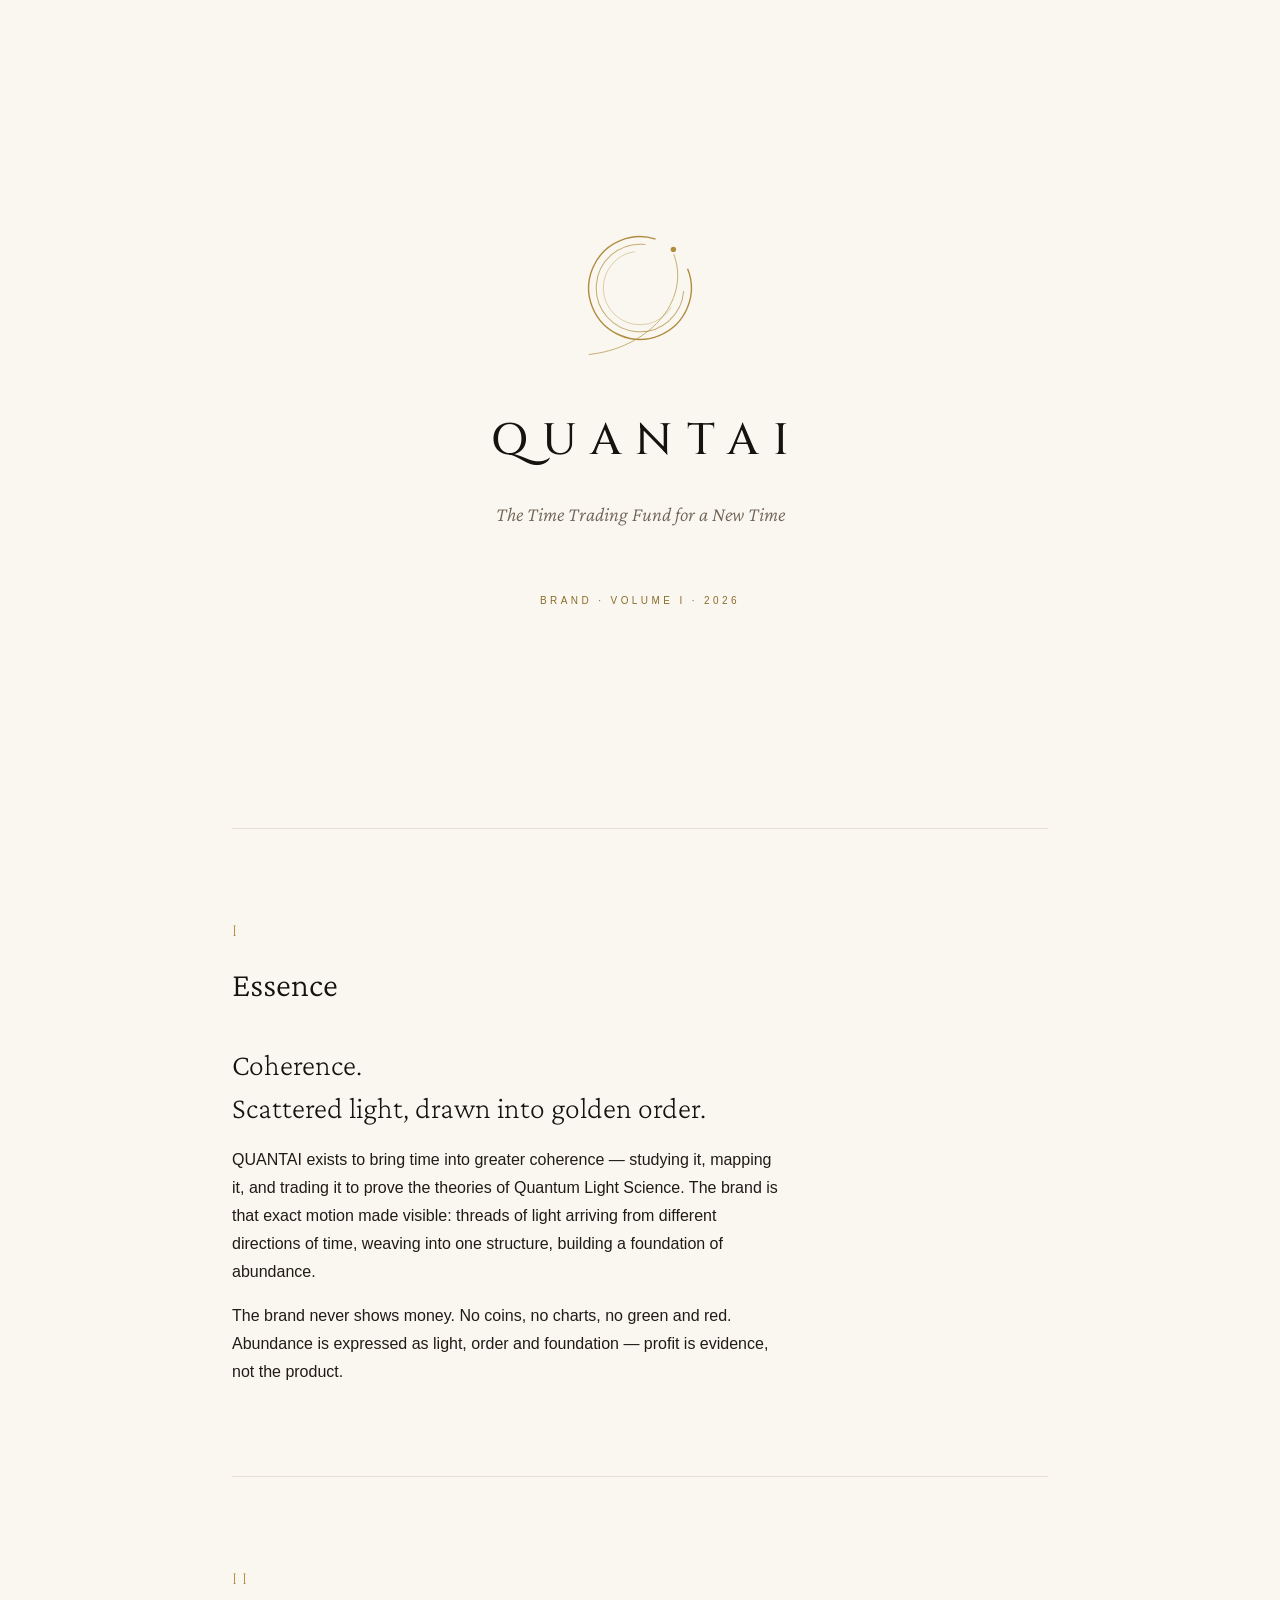
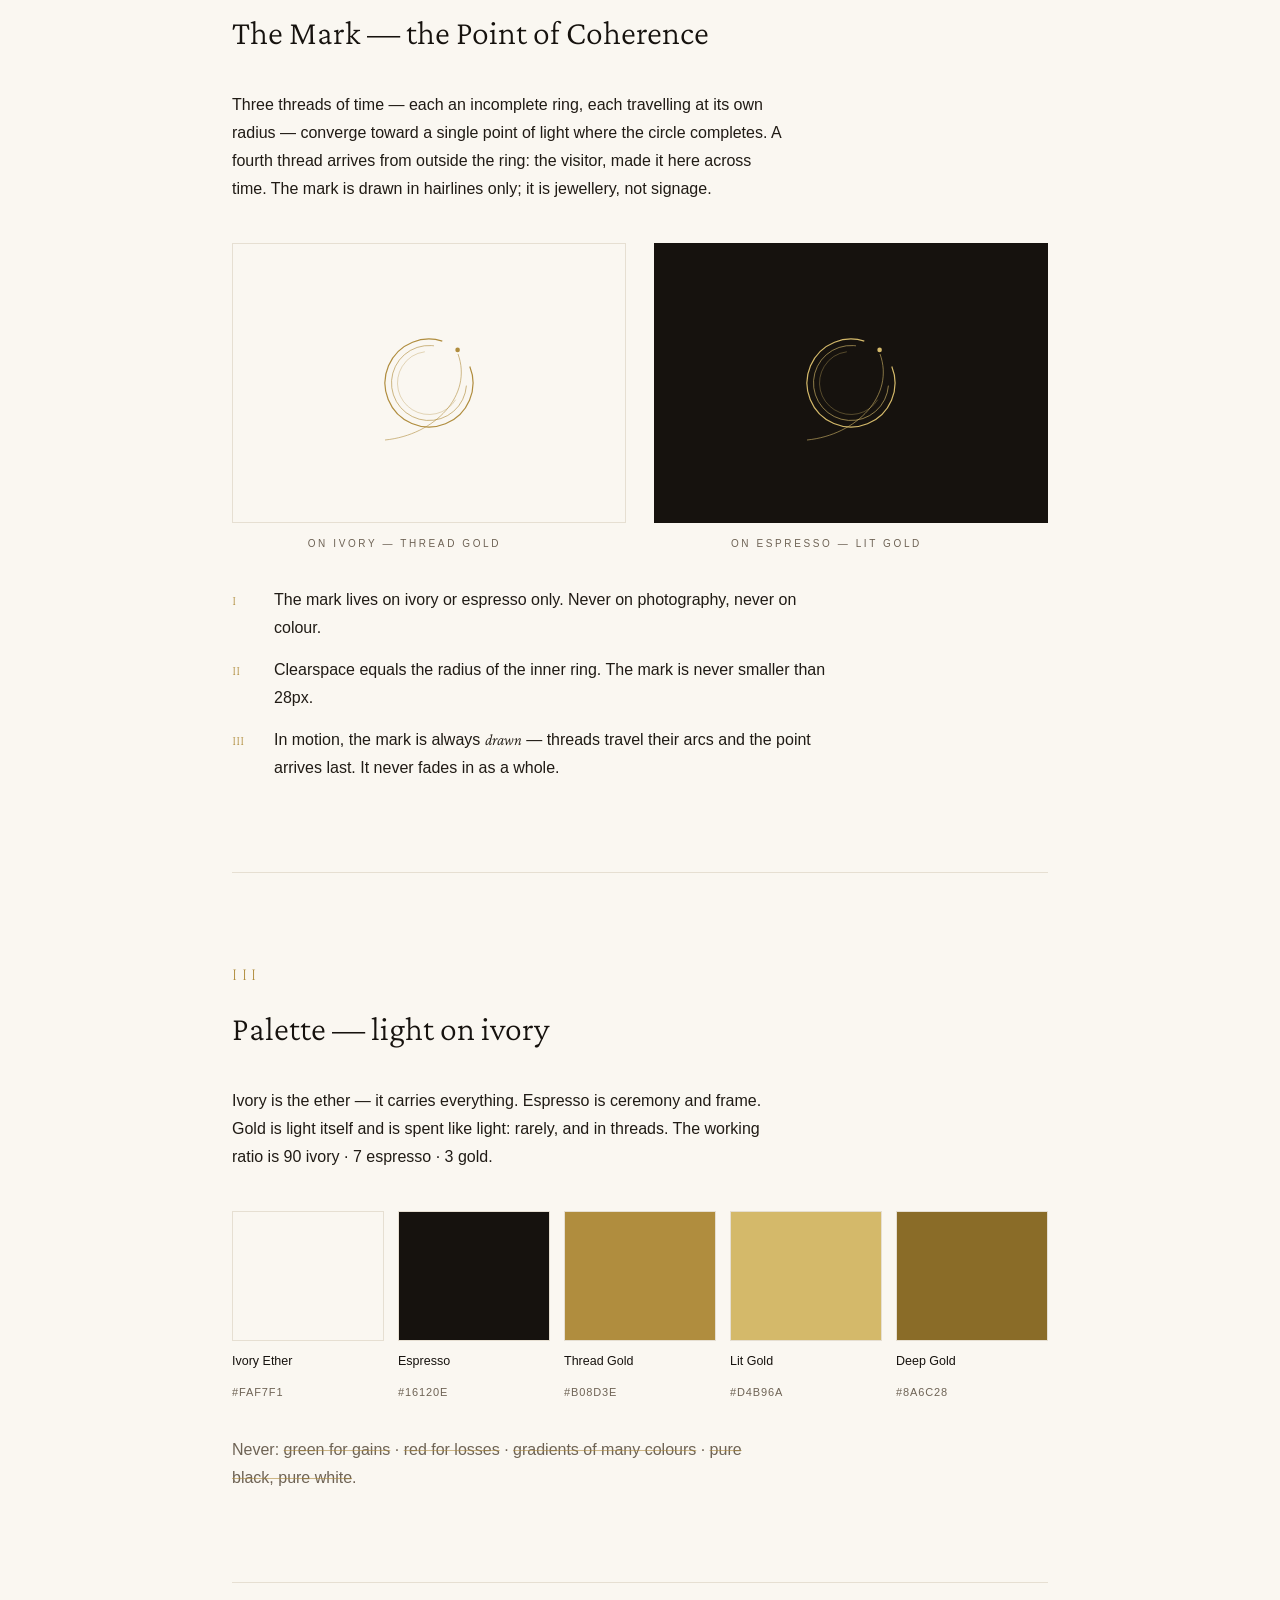
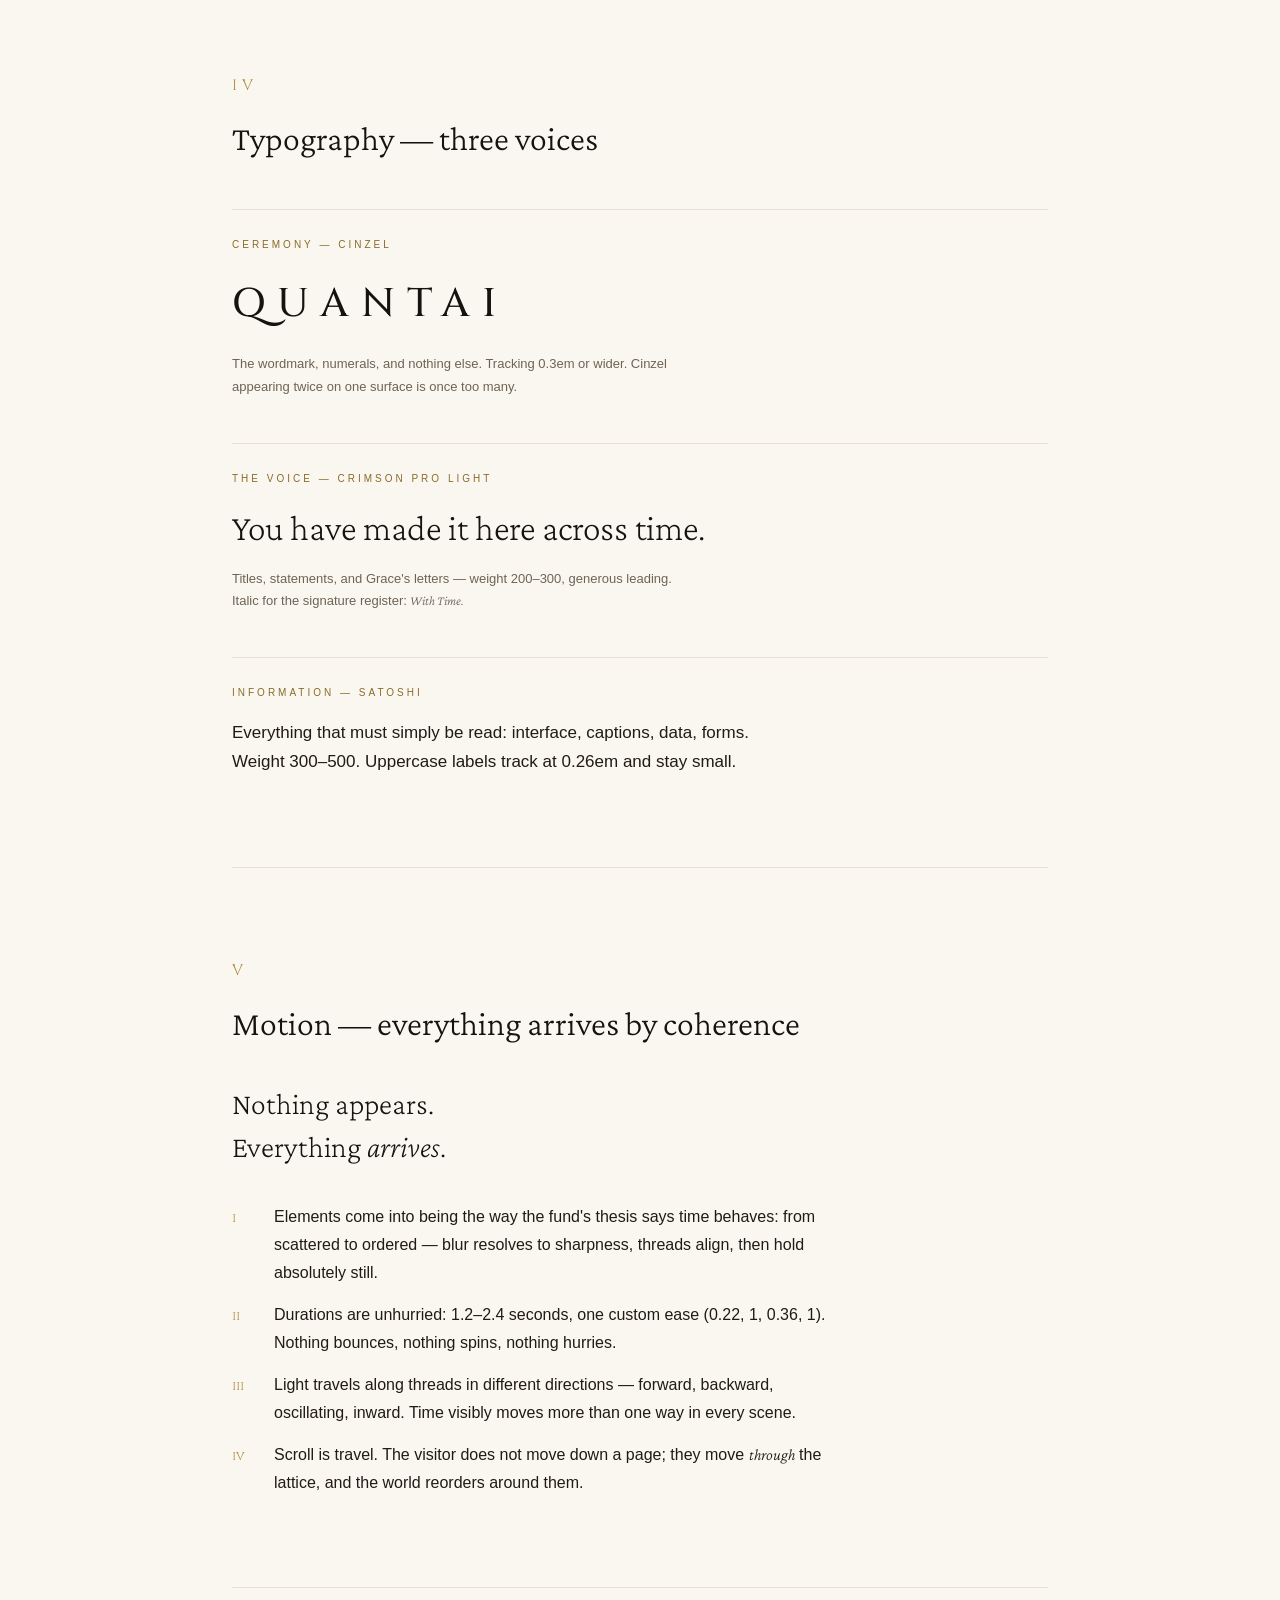
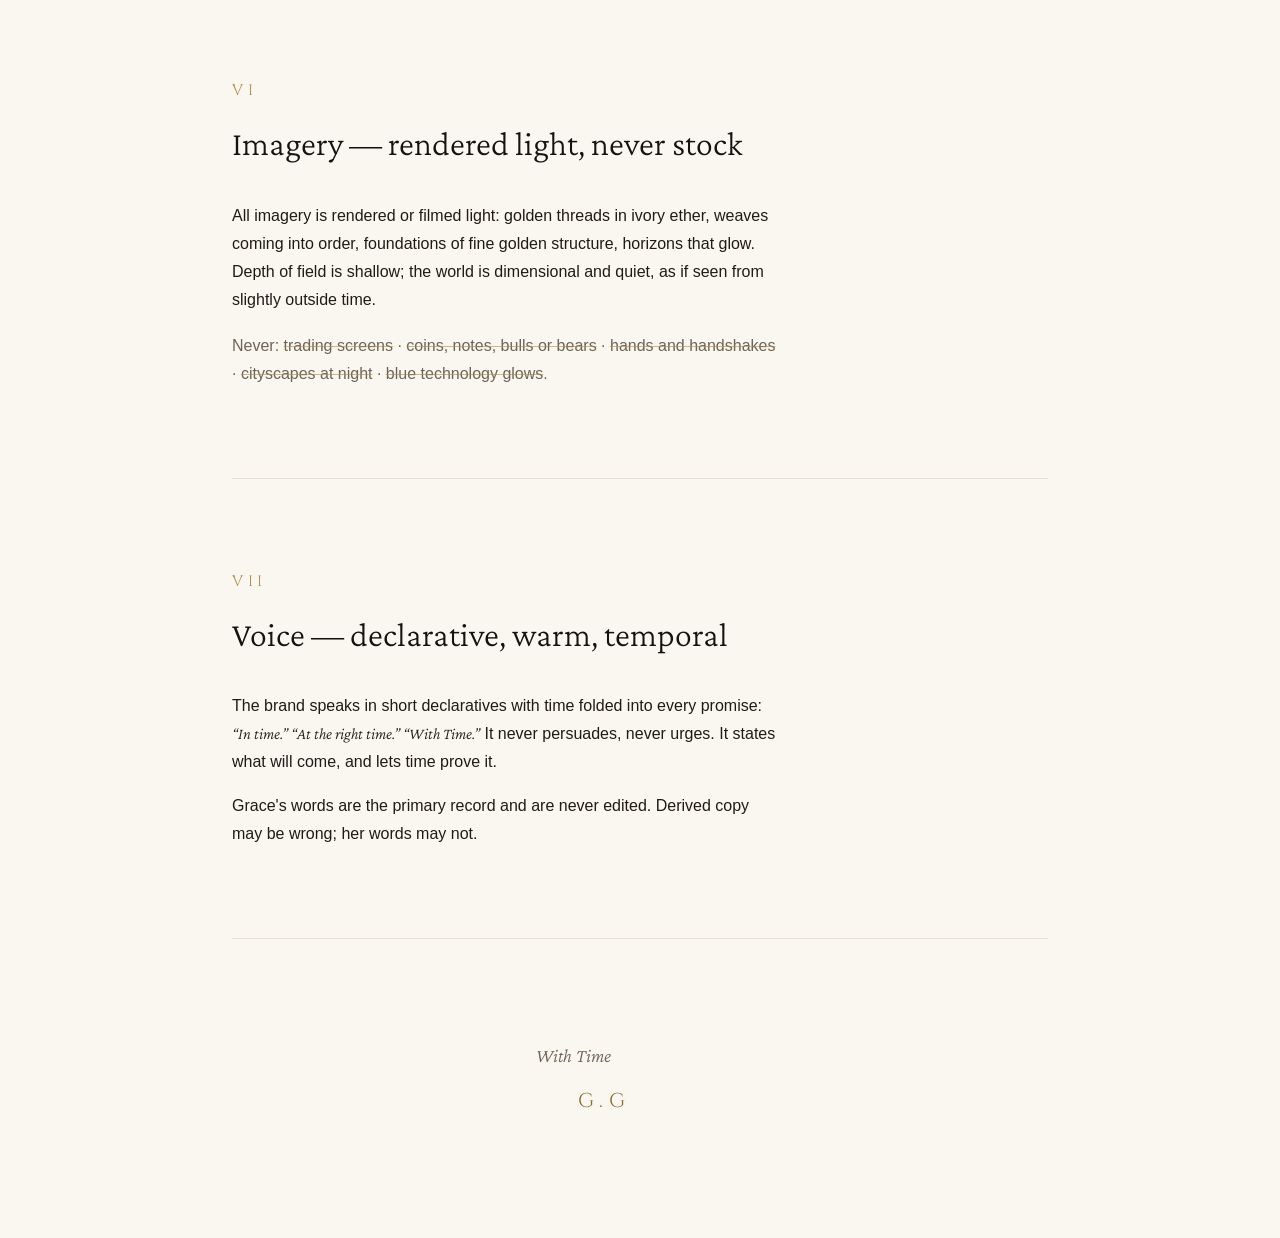
<file: docs/brand.html>
<!doctype html>
<html lang="en">
<head>
<meta charset="utf-8" />
<meta name="viewport" content="width=device-width, initial-scale=1" />
<title>QUANTAI — Brand</title>
<link rel="preconnect" href="https://fonts.googleapis.com" />
<link rel="preconnect" href="https://fonts.gstatic.com" crossorigin />
<link href="https://fonts.googleapis.com/css2?family=Cinzel:wght@400;500;600&family=Crimson+Pro:ital,wght@0,200;0,300;0,400;1,200;1,300&display=swap" rel="stylesheet" />
<link href="https://api.fontshare.com/v2/css?f[]=satoshi@300,400,500&display=swap" rel="stylesheet" />
<style>
  :root {
    --ivory: #FAF7F1;
    --ink: #16120E;
    --ink-2: #241E17;
    --line: #E6DFD2;
    --ink-line: #3A3128;
    --text: #201B15;
    --muted: #6E6355;
    --ink-text: #E9E2D4;
    --ink-muted: #9A8F7E;
    --gold: #B08D3E;
    --gold-lit: #D4B96A;
    --gold-deep: #8A6C28;
    --display: 'Cinzel', 'Palatino Linotype', Georgia, serif;
    --serif: 'Crimson Pro', Georgia, serif;
    --sans: 'Satoshi', -apple-system, Helvetica, sans-serif;
  }
  * { box-sizing: border-box; margin: 0; padding: 0; }
  body {
    background: var(--ivory); color: var(--text);
    font-family: var(--sans); font-weight: 300;
    font-size: 16px; line-height: 1.75;
    -webkit-font-smoothing: antialiased;
  }
  .page { max-width: 880px; margin: 0 auto; padding: 0 32px; }

  /* cover */
  .cover { min-height: 92vh; display: flex; flex-direction: column; align-items: center; justify-content: center; text-align: center; }
  .cover .mark { width: 140px; height: 140px; margin-bottom: 44px; }
  .cover h1 { font-family: var(--display); font-weight: 500; font-size: 44px; letter-spacing: 0.34em; text-indent: 0.34em; color: var(--ink); }
  .cover .tag { font-family: var(--serif); font-style: italic; font-weight: 300; font-size: 20px; color: var(--muted); margin-top: 18px; }
  .cover .doc { margin-top: 60px; font-size: 10px; font-weight: 500; letter-spacing: 0.34em; text-transform: uppercase; color: var(--gold-deep); }

  section { padding: 90px 0; border-top: 1px solid var(--line); }
  .num { font-family: var(--display); font-size: 15px; letter-spacing: 0.3em; color: var(--gold); margin-bottom: 10px; }
  h2 { font-family: var(--serif); font-weight: 300; font-size: 34px; color: var(--ink); margin-bottom: 28px; }
  p { max-width: 62ch; }
  p + p { margin-top: 16px; }
  .big {
    font-family: var(--serif); font-weight: 200; font-size: 30px; line-height: 1.45;
    color: var(--ink); max-width: 30ch; margin: 26px 0 8px;
  }
  em { font-family: var(--serif); }

  .duo { display: grid; grid-template-columns: 1fr 1fr; gap: 28px; margin-top: 40px; }
  @media (max-width: 700px) { .duo { grid-template-columns: 1fr; } }
  .plate { border: 1px solid var(--line); padding: 56px 20px; display: flex; align-items: center; justify-content: center; min-height: 280px; }
  .plate.dark { background: var(--ink); border-color: var(--ink); }
  .plate .mark { width: 120px; height: 120px; }
  .plate-label { font-size: 10px; font-weight: 500; letter-spacing: 0.26em; text-transform: uppercase; color: var(--muted); margin-top: 12px; text-align: center; }

  .rules { margin-top: 34px; display: flex; flex-direction: column; gap: 14px; }
  .rule { display: grid; grid-template-columns: 26px 1fr; gap: 16px; align-items: baseline; }
  .rule i { font-family: var(--display); font-style: normal; font-size: 13px; color: var(--gold); }

  /* palette */
  .swatches { display: grid; grid-template-columns: repeat(5, 1fr); gap: 14px; margin-top: 40px; }
  @media (max-width: 700px) { .swatches { grid-template-columns: repeat(2, 1fr); } }
  .sw { display: flex; flex-direction: column; gap: 10px; }
  .sw .chip { height: 130px; border: 1px solid var(--line); }
  .sw .n { font-size: 12.5px; font-weight: 500; color: var(--ink); }
  .sw .h { font-size: 11px; letter-spacing: 0.08em; color: var(--muted); }

  /* type */
  .spec { margin-top: 40px; display: flex; flex-direction: column; gap: 44px; }
  .spec-row { border-top: 1px solid var(--line); padding-top: 26px; }
  .spec-role { font-size: 10px; font-weight: 500; letter-spacing: 0.3em; text-transform: uppercase; color: var(--gold-deep); margin-bottom: 16px; }
  .s-cinzel { font-family: var(--display); font-weight: 500; font-size: 40px; letter-spacing: 0.3em; color: var(--ink); }
  .s-crimson { font-family: var(--serif); font-weight: 200; font-size: 36px; line-height: 1.4; color: var(--ink); }
  .s-satoshi { font-family: var(--sans); font-weight: 400; font-size: 17px; color: var(--text); max-width: 58ch; }
  .spec-note { font-size: 13px; color: var(--muted); margin-top: 14px; }

  .dont { color: var(--muted); }
  .dont s { text-decoration-color: rgba(176,141,62,0.6); }

  .sig { padding: 100px 0 120px; text-align: center; border-top: 1px solid var(--line); }
  .sig .w { font-family: var(--serif); font-style: italic; font-weight: 300; font-size: 19px; color: var(--muted); }
  .sig .gg { font-family: var(--display); font-size: 20px; letter-spacing: 0.26em; color: var(--gold-deep); margin-top: 10px; }
</style>
</head>
<body>

<!-- ═══ the mark, reused ═══ -->
<svg width="0" height="0" style="position:absolute">
  <defs>
    <g id="coherence-mark">
      <!-- three threads of time, converging into one ring -->
      <circle cx="60" cy="60" r="44" fill="none" stroke-width="1.2" pathLength="100"
              stroke-dasharray="86 14" transform="rotate(-22 60 60)" />
      <circle cx="60" cy="60" r="37.5" fill="none" stroke-width="0.85" opacity="0.72" pathLength="100"
              stroke-dasharray="76 24" transform="rotate(4 60 60)" />
      <circle cx="60" cy="60" r="31.5" fill="none" stroke-width="0.6" opacity="0.5" pathLength="100"
              stroke-dasharray="64 36" transform="rotate(32 60 60)" />
      <!-- the thread arriving from outside time -->
      <path d="M16,117 C 66,112 104,72 89,31" fill="none" stroke-width="0.7" opacity="0.85" />
      <!-- the point of coherence -->
      <circle class="pt" cx="88.6" cy="26.9" r="2.3" stroke="none" />
    </g>
  </defs>
</svg>

<div class="page">

  <header class="cover">
    <svg class="mark" viewBox="0 0 120 120" aria-label="The QUANTAI mark">
      <use href="#coherence-mark" stroke="#B08D3E" style="color:#B08D3E" fill="none"/>
      <circle cx="88.6" cy="26.9" r="2.3" fill="#B08D3E"/>
    </svg>
    <h1>QUANTAI</h1>
    <p class="tag">The Time Trading Fund for a New Time</p>
    <p class="doc">Brand · Volume I · 2026</p>
  </header>

  <section>
    <p class="num">I</p>
    <h2>Essence</h2>
    <p class="big">Coherence.<br/>Scattered light, drawn into golden order.</p>
    <p>QUANTAI exists to bring time into greater coherence — studying it, mapping it,
    and trading it to prove the theories of Quantum Light Science. The brand is that
    exact motion made visible: threads of light arriving from different directions of
    time, weaving into one structure, building a foundation of abundance.</p>
    <p>The brand never shows money. No coins, no charts, no green and red. Abundance
    is expressed as light, order and foundation — profit is evidence, not the product.</p>
  </section>

  <section>
    <p class="num">II</p>
    <h2>The Mark — the Point of Coherence</h2>
    <p>Three threads of time — each an incomplete ring, each travelling at its own
    radius — converge toward a single point of light where the circle completes.
    A fourth thread arrives from outside the ring: the visitor, made it here across
    time. The mark is drawn in hairlines only; it is jewellery, not signage.</p>
    <div class="duo">
      <div>
        <div class="plate">
          <svg class="mark" viewBox="0 0 120 120">
            <g stroke="#B08D3E" fill="none">
              <circle cx="60" cy="60" r="44" stroke-width="1.2" pathLength="100" stroke-dasharray="86 14" transform="rotate(-22 60 60)"/>
              <circle cx="60" cy="60" r="37.5" stroke-width="0.85" opacity="0.72" pathLength="100" stroke-dasharray="76 24" transform="rotate(4 60 60)"/>
              <circle cx="60" cy="60" r="31.5" stroke-width="0.6" opacity="0.5" pathLength="100" stroke-dasharray="64 36" transform="rotate(32 60 60)"/>
              <path d="M16,117 C 66,112 104,72 89,31" stroke-width="0.7" opacity="0.85"/>
            </g>
            <circle cx="88.6" cy="26.9" r="2.3" fill="#B08D3E"/>
          </svg>
        </div>
        <p class="plate-label">On ivory — thread gold</p>
      </div>
      <div>
        <div class="plate dark">
          <svg class="mark" viewBox="0 0 120 120">
            <g stroke="#D4B96A" fill="none">
              <circle cx="60" cy="60" r="44" stroke-width="1.2" pathLength="100" stroke-dasharray="86 14" transform="rotate(-22 60 60)"/>
              <circle cx="60" cy="60" r="37.5" stroke-width="0.85" opacity="0.72" pathLength="100" stroke-dasharray="76 24" transform="rotate(4 60 60)"/>
              <circle cx="60" cy="60" r="31.5" stroke-width="0.6" opacity="0.5" pathLength="100" stroke-dasharray="64 36" transform="rotate(32 60 60)"/>
              <path d="M16,117 C 66,112 104,72 89,31" stroke-width="0.7" opacity="0.85"/>
            </g>
            <circle cx="88.6" cy="26.9" r="2.3" fill="#D4B96A"/>
          </svg>
        </div>
        <p class="plate-label">On espresso — lit gold</p>
      </div>
    </div>
    <div class="rules">
      <div class="rule"><i>i</i><p>The mark lives on ivory or espresso only. Never on photography, never on colour.</p></div>
      <div class="rule"><i>ii</i><p>Clearspace equals the radius of the inner ring. The mark is never smaller than 28px.</p></div>
      <div class="rule"><i>iii</i><p>In motion, the mark is always <em>drawn</em> — threads travel their arcs and the point arrives last. It never fades in as a whole.</p></div>
    </div>
  </section>

  <section>
    <p class="num">III</p>
    <h2>Palette — light on ivory</h2>
    <p>Ivory is the ether — it carries everything. Espresso is ceremony and frame.
    Gold is light itself and is spent like light: rarely, and in threads. The working
    ratio is 90 ivory · 7 espresso · 3 gold.</p>
    <div class="swatches">
      <div class="sw"><div class="chip" style="background:#FAF7F1"></div><span class="n">Ivory Ether</span><span class="h">#FAF7F1</span></div>
      <div class="sw"><div class="chip" style="background:#16120E"></div><span class="n">Espresso</span><span class="h">#16120E</span></div>
      <div class="sw"><div class="chip" style="background:#B08D3E"></div><span class="n">Thread Gold</span><span class="h">#B08D3E</span></div>
      <div class="sw"><div class="chip" style="background:#D4B96A"></div><span class="n">Lit Gold</span><span class="h">#D4B96A</span></div>
      <div class="sw"><div class="chip" style="background:#8A6C28"></div><span class="n">Deep Gold</span><span class="h">#8A6C28</span></div>
    </div>
    <p class="dont" style="margin-top:34px">Never: <s>green for gains</s> · <s>red for losses</s> · <s>gradients of many colours</s> · <s>pure black, pure white</s>.</p>
  </section>

  <section>
    <p class="num">IV</p>
    <h2>Typography — three voices</h2>
    <div class="spec">
      <div class="spec-row">
        <p class="spec-role">Ceremony — Cinzel</p>
        <p class="s-cinzel">QUANTAI</p>
        <p class="spec-note">The wordmark, numerals, and nothing else. Tracking 0.3em or wider. Cinzel appearing twice on one surface is once too many.</p>
      </div>
      <div class="spec-row">
        <p class="spec-role">The Voice — Crimson Pro Light</p>
        <p class="s-crimson">You have made it here across time.</p>
        <p class="spec-note">Titles, statements, and Grace's letters — weight 200–300, generous leading. Italic for the signature register: <em style="font-style:italic">With Time.</em></p>
      </div>
      <div class="spec-row">
        <p class="spec-role">Information — Satoshi</p>
        <p class="s-satoshi">Everything that must simply be read: interface, captions, data, forms. Weight 300–500. Uppercase labels track at 0.26em and stay small.</p>
      </div>
    </div>
  </section>

  <section>
    <p class="num">V</p>
    <h2>Motion — everything arrives by coherence</h2>
    <p class="big">Nothing appears.<br/>Everything <em>arrives</em>.</p>
    <div class="rules">
      <div class="rule"><i>i</i><p>Elements come into being the way the fund's thesis says time behaves: from scattered to ordered — blur resolves to sharpness, threads align, then hold absolutely still.</p></div>
      <div class="rule"><i>ii</i><p>Durations are unhurried: 1.2–2.4 seconds, one custom ease (0.22, 1, 0.36, 1). Nothing bounces, nothing spins, nothing hurries.</p></div>
      <div class="rule"><i>iii</i><p>Light travels along threads in different directions — forward, backward, oscillating, inward. Time visibly moves more than one way in every scene.</p></div>
      <div class="rule"><i>iv</i><p>Scroll is travel. The visitor does not move down a page; they move <em>through</em> the lattice, and the world reorders around them.</p></div>
    </div>
  </section>

  <section>
    <p class="num">VI</p>
    <h2>Imagery — rendered light, never stock</h2>
    <p>All imagery is rendered or filmed light: golden threads in ivory ether, weaves
    coming into order, foundations of fine golden structure, horizons that glow. Depth
    of field is shallow; the world is dimensional and quiet, as if seen from slightly
    outside time.</p>
    <p class="dont" style="margin-top:18px">Never: <s>trading screens</s> · <s>coins, notes, bulls or bears</s> · <s>hands and handshakes</s> · <s>cityscapes at night</s> · <s>blue technology glows</s>.</p>
  </section>

  <section>
    <p class="num">VII</p>
    <h2>Voice — declarative, warm, temporal</h2>
    <p>The brand speaks in short declaratives with time folded into every promise:
    <em>“In time.” “At the right time.” “With Time.”</em> It never persuades, never
    urges. It states what will come, and lets time prove it.</p>
    <p>Grace's words are the primary record and are never edited. Derived copy may be
    wrong; her words may not.</p>
  </section>

  <div class="sig">
    <p class="w">With Time</p>
    <p class="gg">G.G</p>
  </div>

</div>
</body>
</html>
</file>
